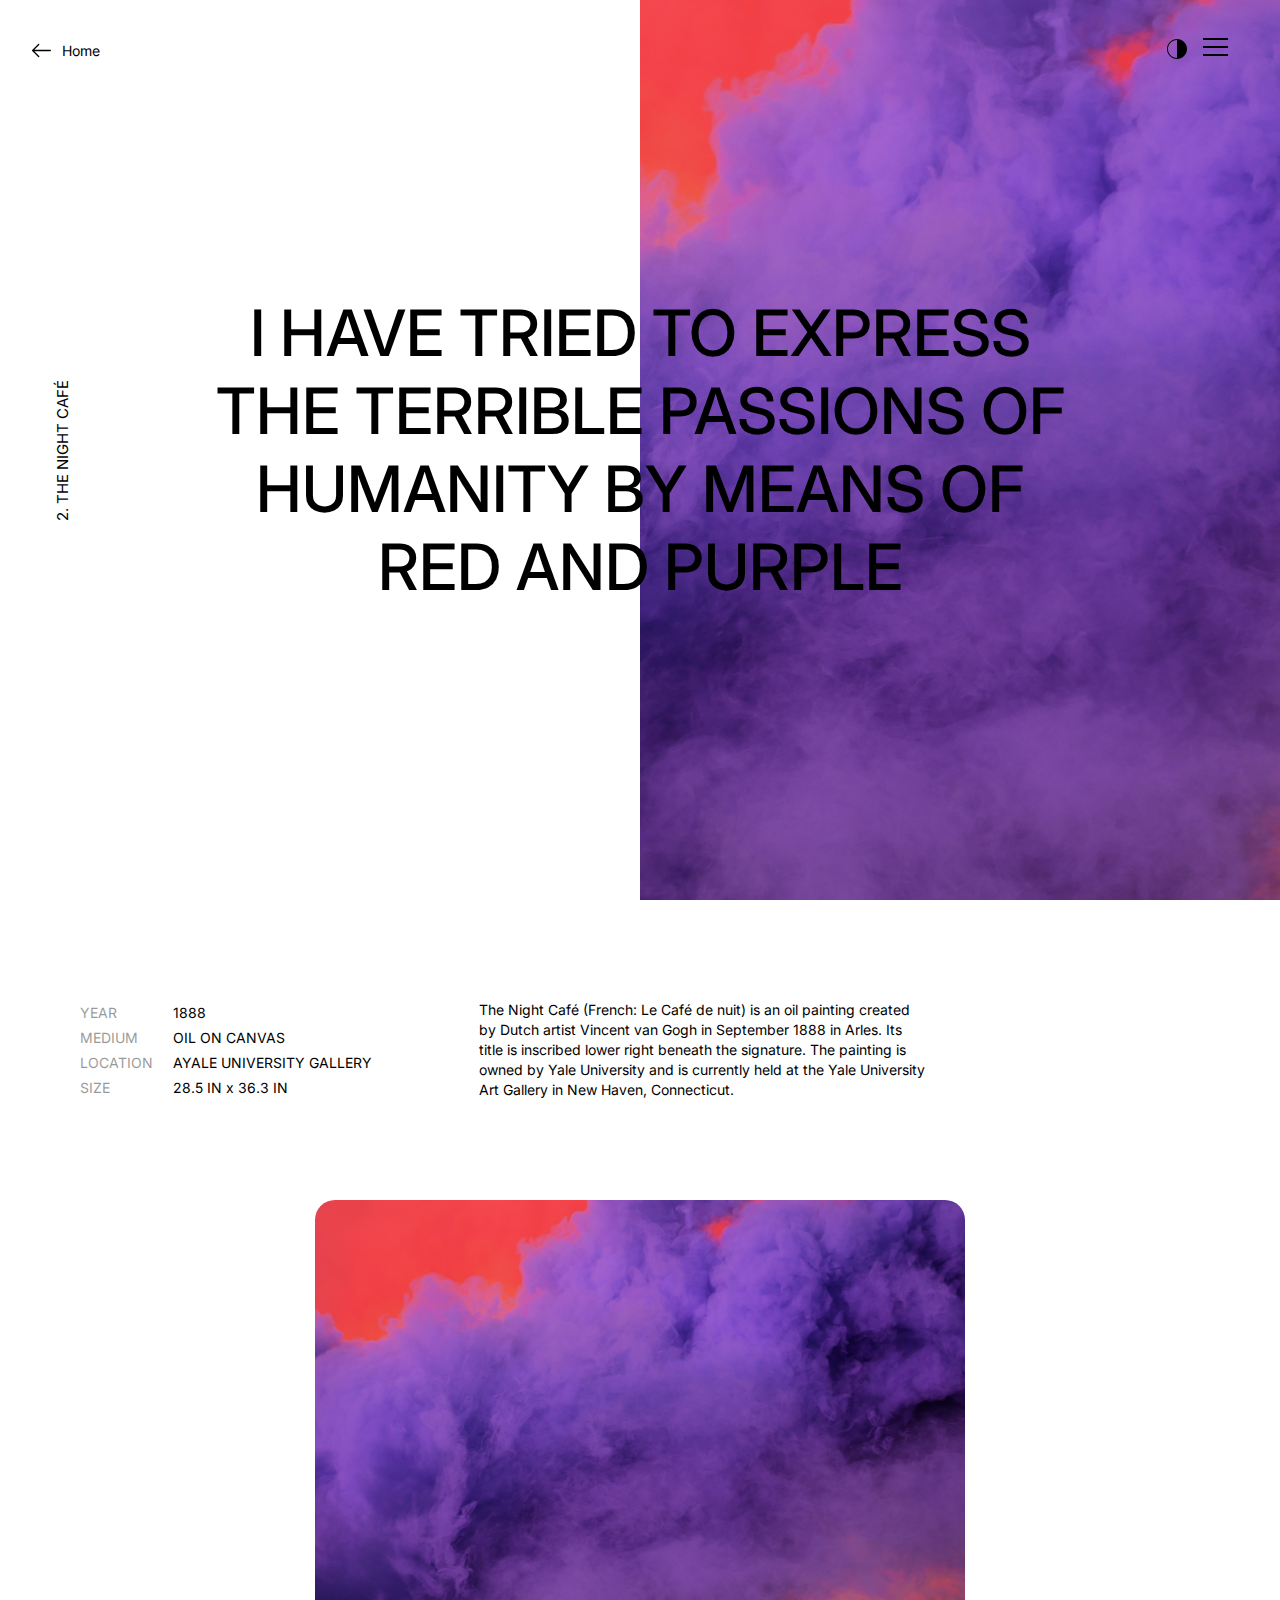
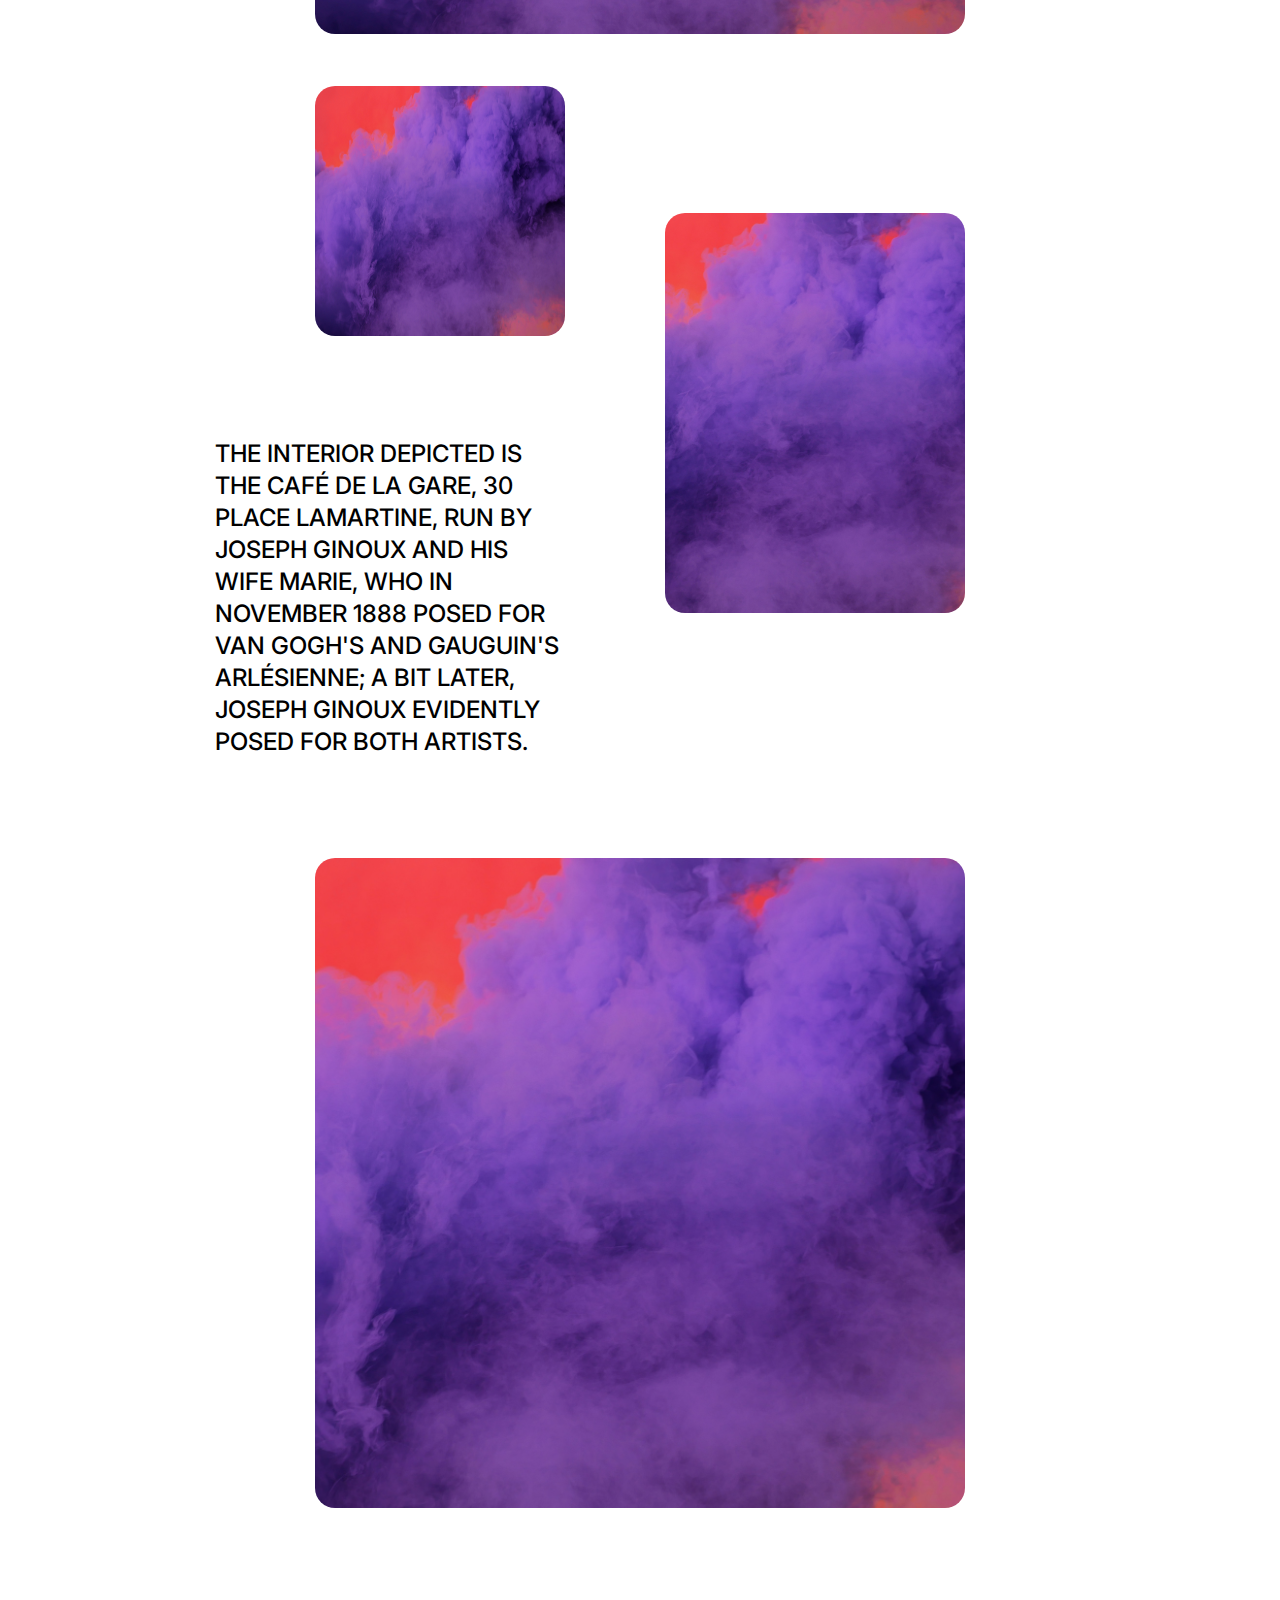
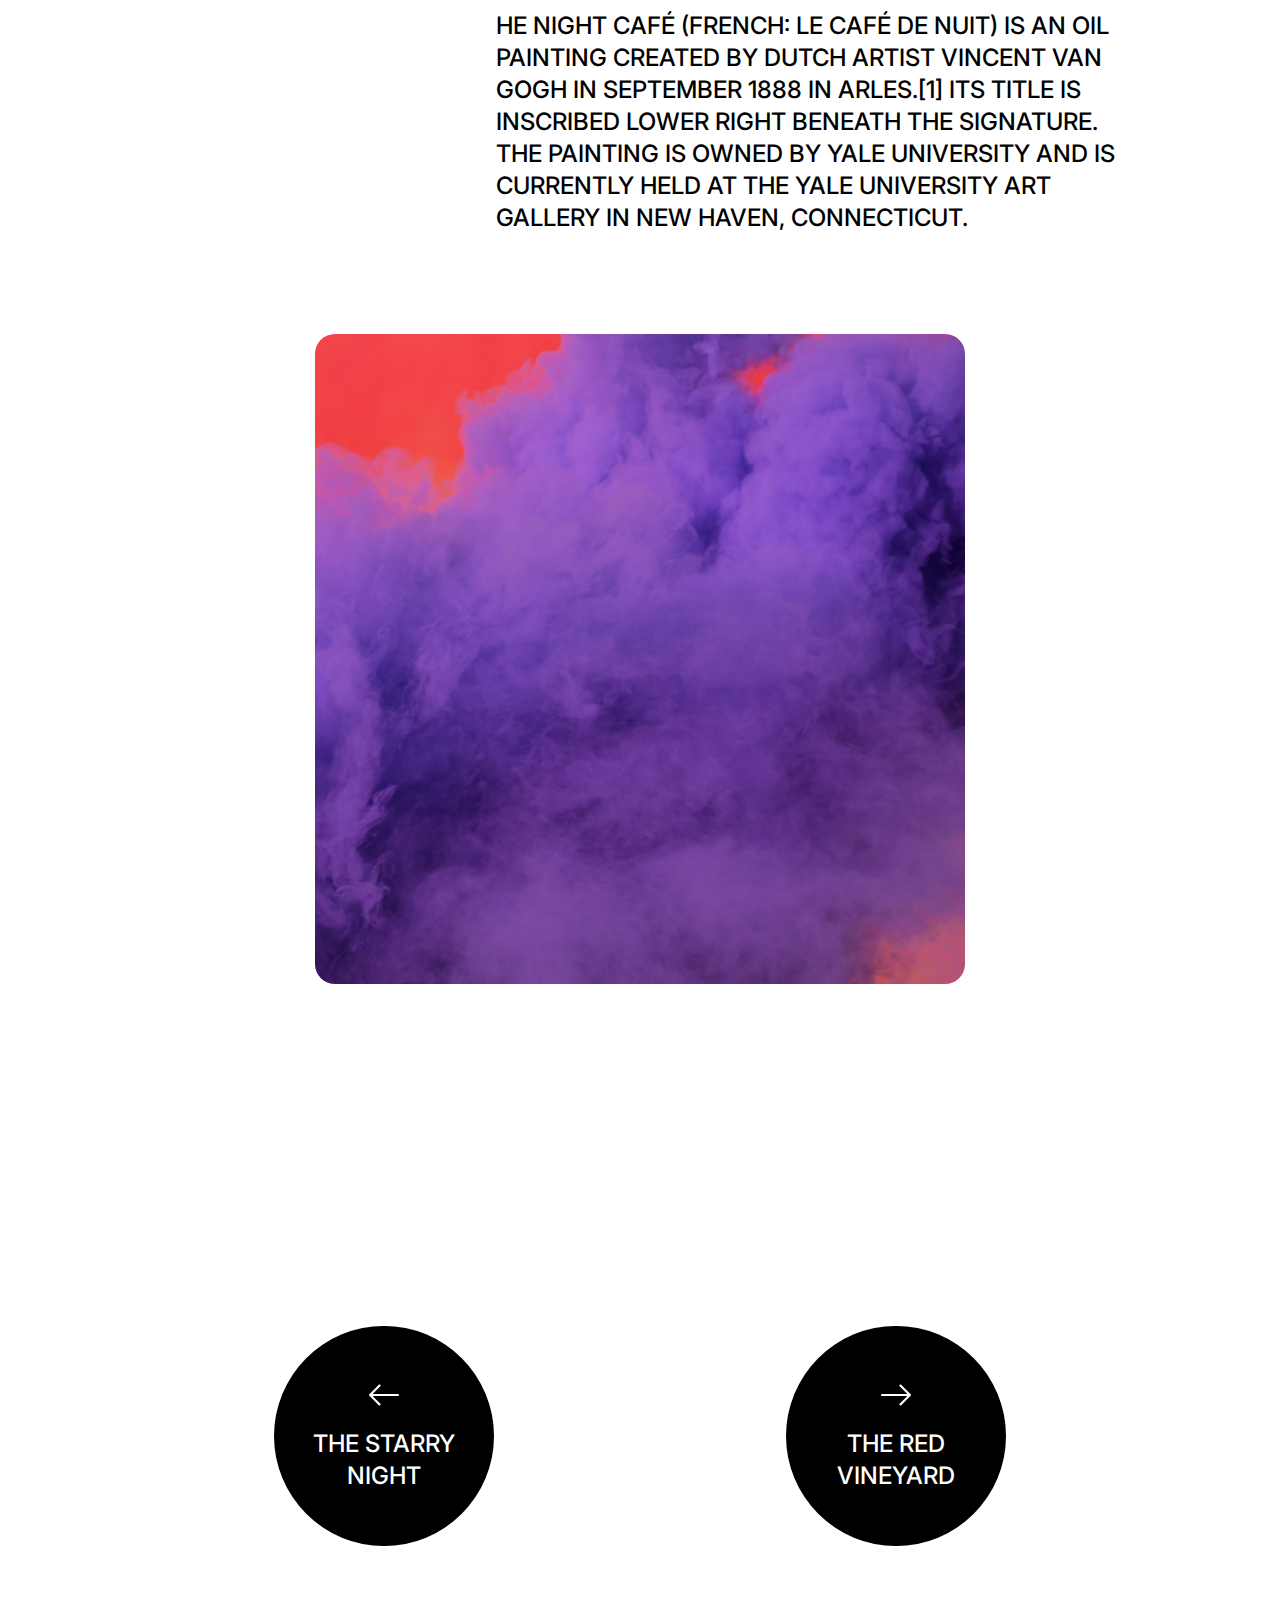
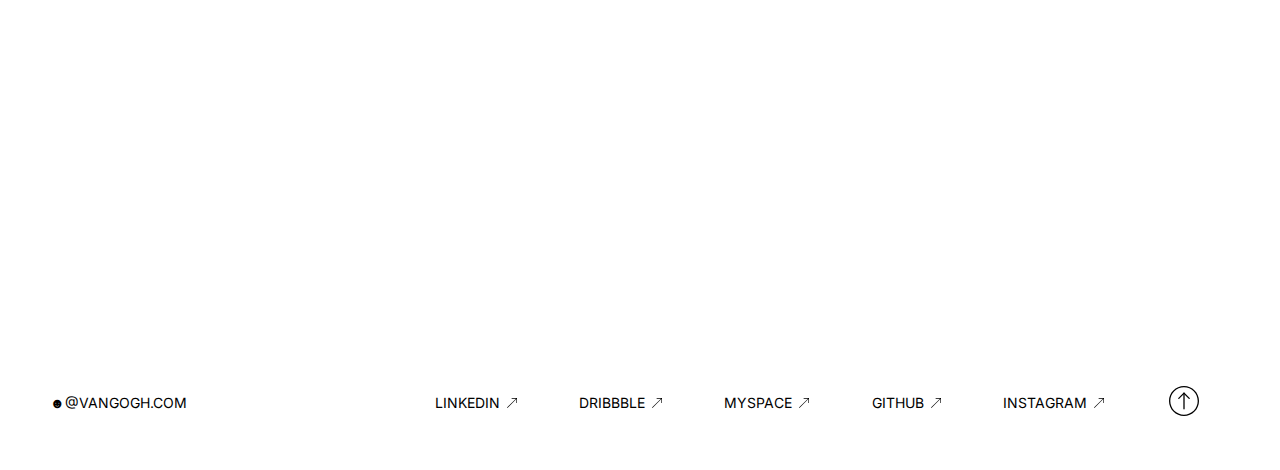
<file: index.html>
<!DOCTYPE html>
<html lang="en">
<head>
    <meta charset="UTF-8">
    <meta http-equiv="X-UA-Compatible" content="IE=edge">
    <meta name="viewport" content="width=device-width, initial-scale=1.0">
    <title>The Night Café | Grama.cc</title>

    <link rel="stylesheet" href="/css/main.css">
    <link rel="preconnect" href="https://fonts.gstatic.com">
    <link href="https://fonts.googleapis.com/css2?family=Inter:wght@400;500&display=swap" rel="stylesheet">
</head>
<body>
    <section class="hero" id="hero">
        <header class="header">
            <a href="guide.html" class="home">
                <img id="first-image" src="/images/left-arrow-black.svg" alt="arrow-left">
                <img id="second-image" src="/images/left-arrow-white.svg" alt="arrow-left">
                <p>Home</p>
            </a>
            <div class="right">
                <button class="mode">
                    <img src="/images/dark-light.svg" alt="dark-light">
                </button>
                <div class="menu-section">
                    <div class="menu-toggle">
                        <div class="one"></div>
                        <div class="two"></div>
                        <div class="three"></div>
                    </div>
                    <nav>
                        <ul>
                            <li>
                                <a href="guide.html">Home</a>
                            </li>
                            <li>
                                <a href="#">About us</a>
                            </li>
                            <li>
                                <a href="#">Contact</a>
                            </li>
                        </ul>
                    </nav>
                </div>
            </div>
        </header>
        <div id="container-image">
            <img src="/images/The_Night.jpg" alt="image-background">
        </div>
        <div class="little-title">
            <p>2. THE NIGHT CAFÉ</p>
        </div>
        <div class="title">
            <h1>
                I HAVE TRIED TO EXPRESS <br>
                THE TERRIBLE PASSIONS OF <br>
                HUMANITY BY MEANS OF <br>
                RED AND PURPLE
            </h1>
        </div>
    </section>
    <main class="main">
        <div class="container-description">
            <div class="datas">
                <div class="props">
                    <label>YEAR</label>
                    <label>MEDIUM</label>
                    <label>LOCATION</label>
                    <label>SIZE</label>
                </div>
                <div class="values">
                    <p>1888</p>
                    <p>OIL ON CANVAS</p>
                    <p>AYALE UNIVERSITY GALLERY</p>
                    <p>28.5 IN x 36.3 IN</p>
                </div>
            </div>
            <div class="description">
                <p>
                    The Night Café (French: Le Café de nuit) is an oil painting created 
                    by Dutch artist Vincent van Gogh in September 1888 in Arles. Its 
                    title is inscribed lower right beneath the signature. The painting is 
                    owned by Yale University and is currently held at the Yale 
                    University Art Gallery in New Haven, Connecticut.
                </p>
            </div>
        </div>
        <div class="content">
            <div class="container-content">
                <div class="first-image">
                    <img src="/images/The_Night.jpg" alt="Image">
                </div>
                <div class="second-image">
                    <img src="/images/The_Night.jpg" alt="Image">
                </div>
                <div class="third-image">
                    <img src="/images/The_Night.jpg" alt="Image">
                </div>
                <div class="first-text">
                    <p>
                        THE INTERIOR DEPICTED IS <br>
                        THE CAFÉ DE LA GARE, 30 <br>
                        PLACE LAMARTINE, RUN BY <br>
                        JOSEPH GINOUX AND HIS <br>
                        WIFE MARIE, WHO IN <br>
                        NOVEMBER 1888 POSED FOR <br>
                        VAN GOGH'S AND GAUGUIN'S <br>
                        ARLÉSIENNE; A BIT LATER, <br>
                        JOSEPH GINOUX EVIDENTLY <br>
                        POSED FOR BOTH ARTISTS.
                    </p>
                </div>
                <div class="fourth-image">
                    <img src="/images/The_Night.jpg" alt="Image">
                </div>
                <div class="second-text">
                    <p>
                        HE NIGHT CAFÉ (FRENCH: LE CAFÉ DE NUIT) IS AN OIL <br>
                        PAINTING CREATED BY DUTCH ARTIST VINCENT VAN <br>
                        GOGH IN SEPTEMBER 1888 IN ARLES.[1] ITS TITLE IS <br>
                        INSCRIBED LOWER RIGHT BENEATH THE SIGNATURE. <br>
                        THE PAINTING IS OWNED BY YALE UNIVERSITY AND IS <br>
                        CURRENTLY HELD AT THE YALE UNIVERSITY ART <br>
                        GALLERY IN NEW HAVEN, CONNECTICUT.
                    </p>
                </div>
                <div class="fifth-image">
                    <img src="/images/The_Night.jpg" alt="Image">
                </div>
            </div>
            <div class="container-buttons">
                <div class="button-left">
                    <button>
                        <img src="/images/left-arrow-white.svg" alt="Arrow left">
                        <p>
                            THE STARRY <br>
                            NIGHT
                        </p>
                    </button>
                </div>
                <div class="button-right">
                    <button>
                        <img src="/images/right-arrow-white.svg" alt="Arrow right">
                        <p>
                            THE RED <br>
                            VINEYARD
                        </p>
                    </button>
                </div>
            </div>
        </div>
    </main>
    <footer>
        <div class="vangogh">
            <a target="_blank" href="https://www.vangoghmuseum.nl/en">
                ☻@vangogh.com
            </a>
        </div>
        <div class="links">
            <a target="_blank" href="https://www.linkedin.com/">
                LINKEDIN <img src="/images/arrow-diagonal.svg" alt="Arrow diagonal">
            </a>
            <a target="_blank" href="https://dribbble.com/">
                DRIBBBLE <img src="/images/arrow-diagonal.svg" alt="Arrow diagonal">
            </a>
            <a target="_blank" href="https://myspace.com/">
                MYSPACE <img src="/images/arrow-diagonal.svg" alt="Arrow diagonal">
            </a>
            <a target="_blank" href="https://github.com">
                GITHUB <img src="/images/arrow-diagonal.svg" alt="Arrow diagonal">
            </a>
            <a target="_blank" href="https://instagram.com">
                INSTAGRAM <img src="/images/arrow-diagonal.svg" alt="Arrow diagonal">
            </a>
            <a href="#hero">
                <img src="/images/up-arrow.svg" alt="Arrow up">
            </a>
        </div>
    </footer>
    
    <script src="/scripts/scripts.js"></script>
</body>
</html>
</file>
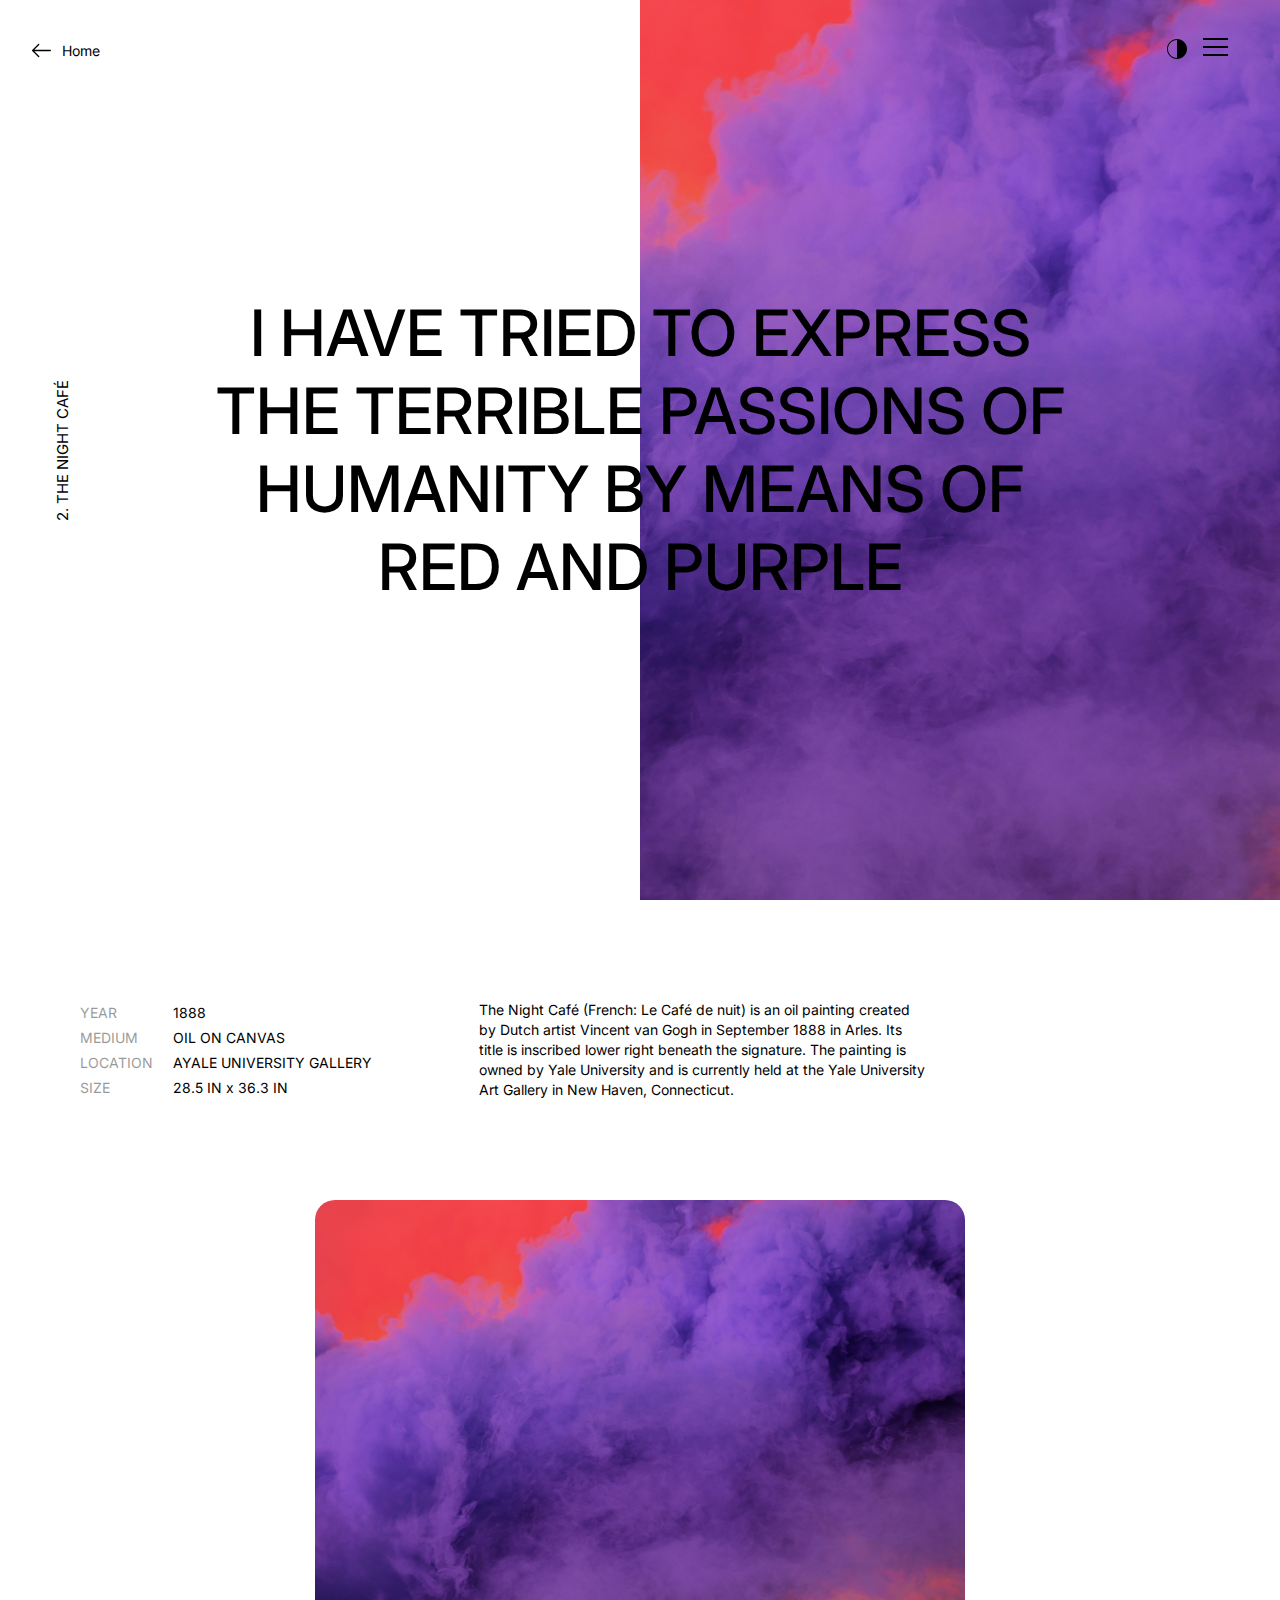
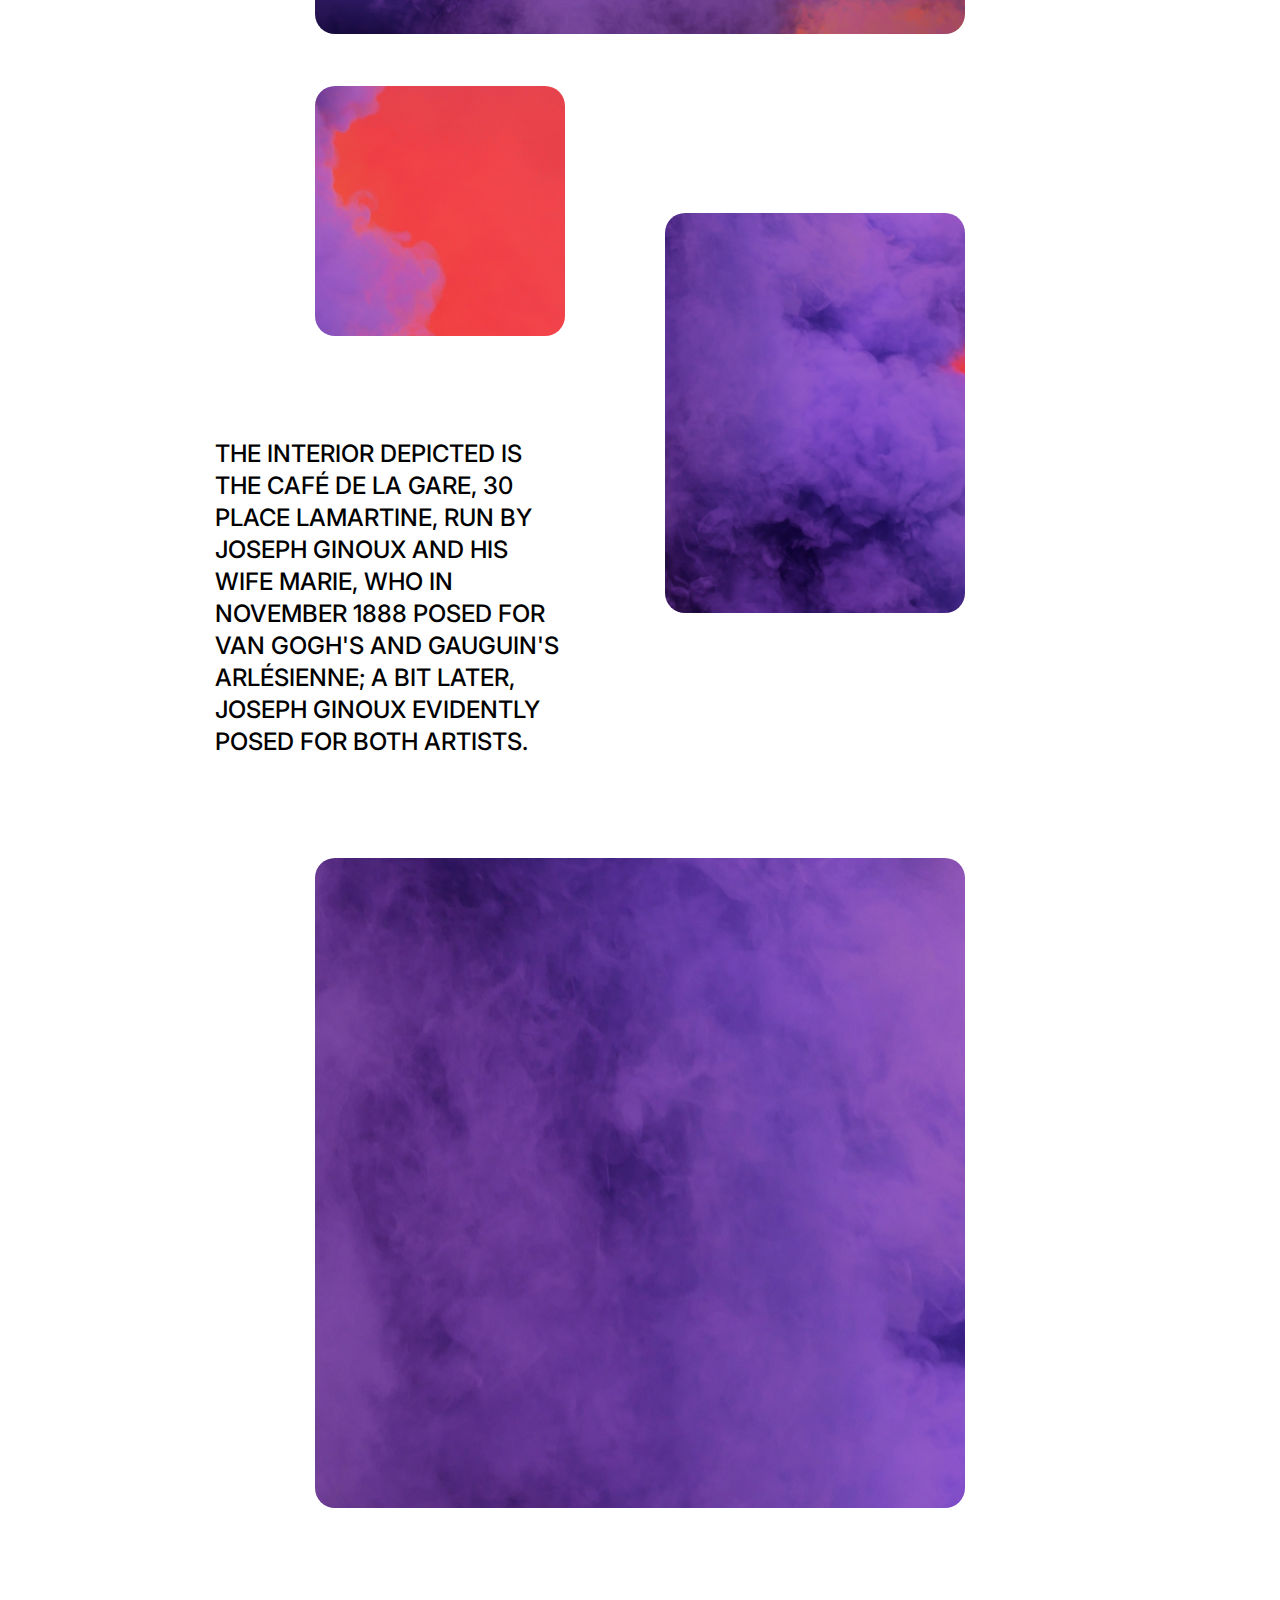
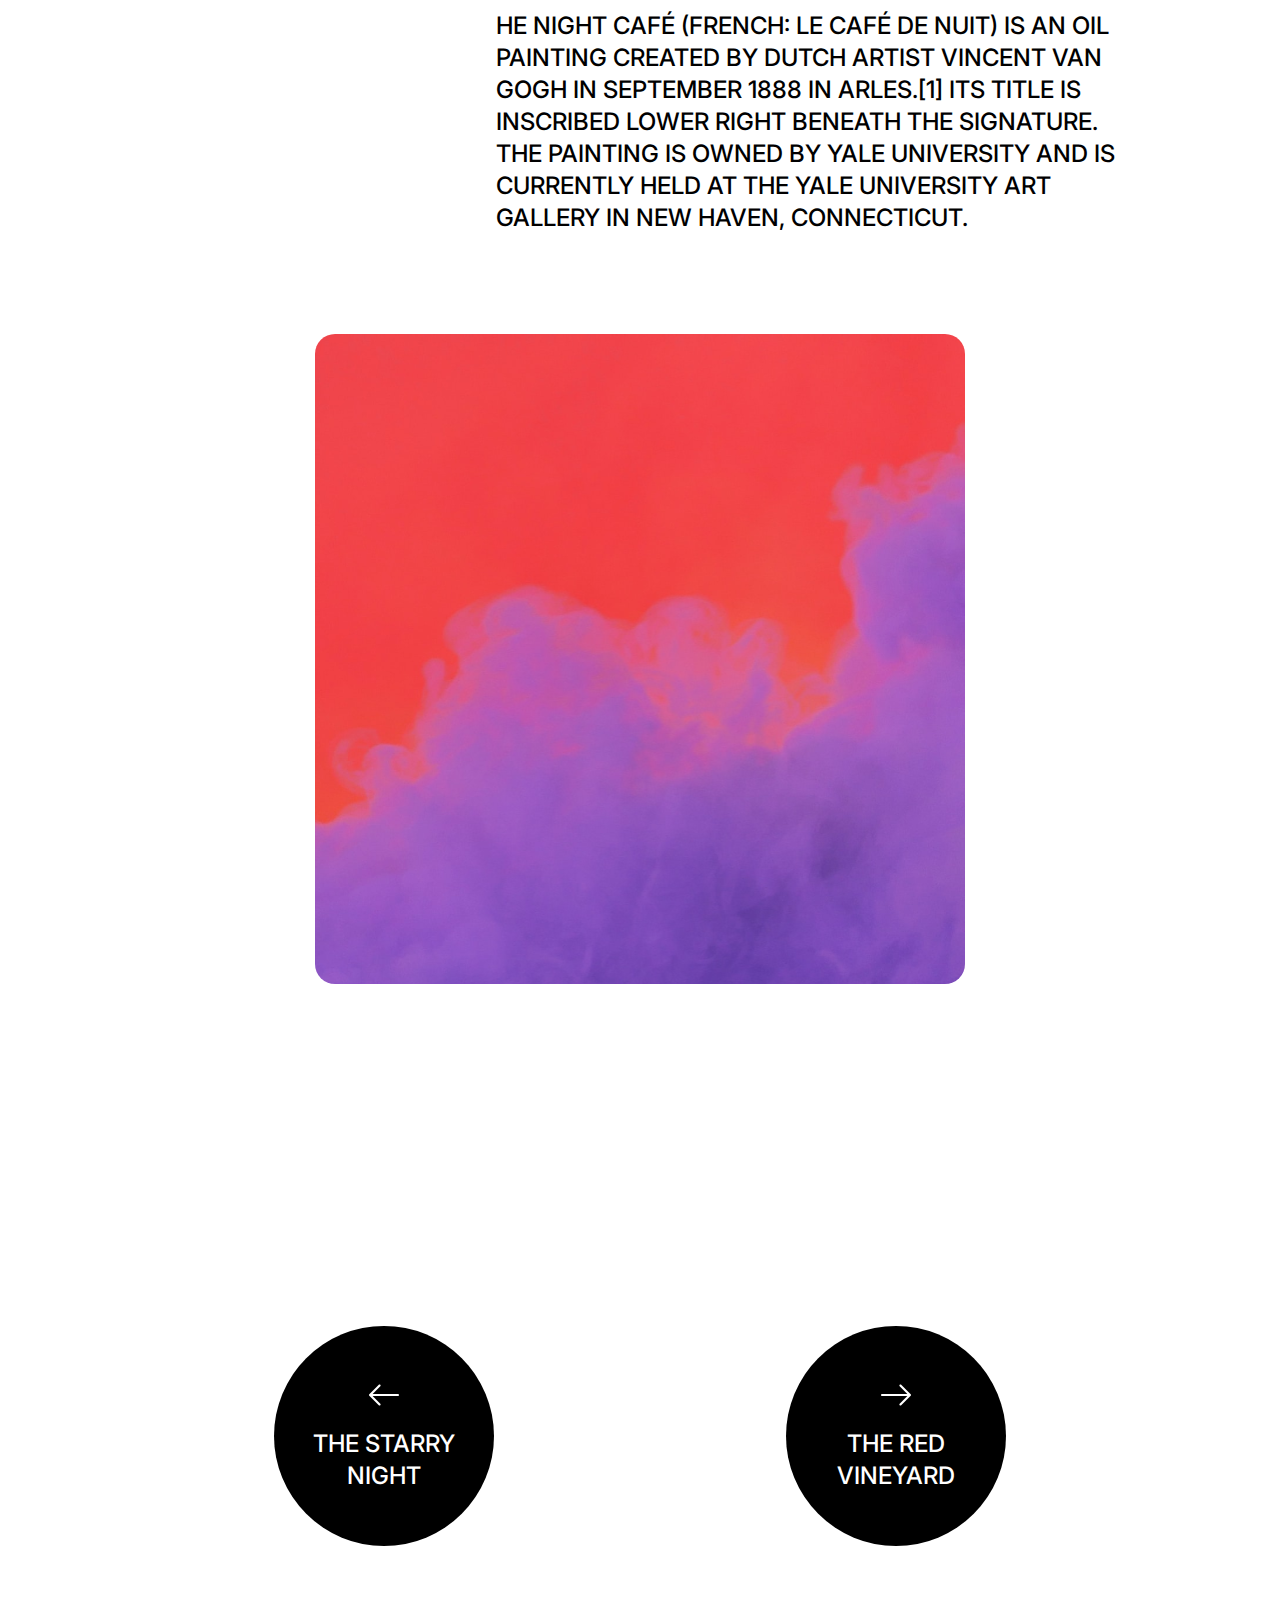
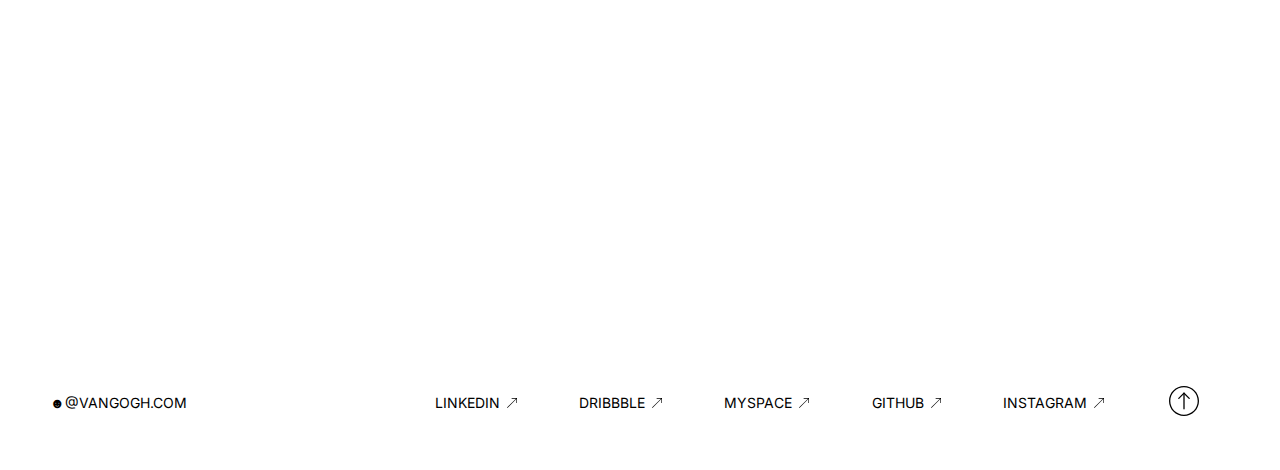
<file: pages/index.html>
<!DOCTYPE html>
<html lang="en">
<head>
    <meta charset="UTF-8">
    <meta http-equiv="X-UA-Compatible" content="IE=edge">
    <meta name="viewport" content="width=device-width, initial-scale=1.0">
    <title>The Night Café | Grama.cc</title>

    <link rel="stylesheet" href="/css/main.css">
    <link rel="preconnect" href="https://fonts.gstatic.com">
    <link href="https://fonts.googleapis.com/css2?family=Inter:wght@400;500&display=swap" rel="stylesheet">
</head>
<body>
    <section class="hero" id="hero">
        <header class="header">
            <a href="/pages/guide.html" class="home">
                <img id="first-image" src="/images/left-arrow-black.svg" alt="arrow-left">
                <img id="second-image" src="/images/left-arrow-white.svg" alt="arrow-left">
                <p>Home</p>
            </a>
            <div class="right">
                <button class="mode">
                    <img src="/images/dark-light.svg" alt="dark-light">
                </button>
                <div class="menu-section">
                    <div class="menu-toggle">
                        <div class="one"></div>
                        <div class="two"></div>
                        <div class="three"></div>
                    </div>
                    <nav>
                        <ul>
                            <li>
                                <a href="guide.html">Home</a>
                            </li>
                            <li>
                                <a href="#">About us</a>
                            </li>
                            <li>
                                <a href="#">Contact</a>
                            </li>
                        </ul>
                    </nav>
                </div>
            </div>
        </header>
        <div id="container-image">
            <img src="/images/The_Night.jpg" alt="image-background">
        </div>
        <div class="little-title">
            <p>2. THE NIGHT CAFÉ</p>
        </div>
        <div class="title">
            <h1>
                I HAVE TRIED TO EXPRESS <br>
                THE TERRIBLE PASSIONS OF <br>
                HUMANITY BY MEANS OF <br>
                RED AND PURPLE
            </h1>
        </div>
    </section>
    <main class="main">
        <div class="container-description">
            <div class="datas">
                <div class="props">
                    <label>YEAR</label>
                    <label>MEDIUM</label>
                    <label>LOCATION</label>
                    <label>SIZE</label>
                </div>
                <div class="values">
                    <p>1888</p>
                    <p>OIL ON CANVAS</p>
                    <p>AYALE UNIVERSITY GALLERY</p>
                    <p>28.5 IN x 36.3 IN</p>
                </div>
            </div>
            <div class="description">
                <p>
                    The Night Café (French: Le Café de nuit) is an oil painting created 
                    by Dutch artist Vincent van Gogh in September 1888 in Arles. Its 
                    title is inscribed lower right beneath the signature. The painting is 
                    owned by Yale University and is currently held at the Yale 
                    University Art Gallery in New Haven, Connecticut.
                </p>
            </div>
        </div>
        <div class="content">
            <div class="container-content">
                <div class="first-image">
                    <img src="/images/The_Night.jpg" alt="Image">
                </div>
                <div class="second-image">
                    <img src="/images/image-second.svg" alt="Image">
                </div>
                <div class="third-image">
                    <img src="/images/image-third.svg" alt="Image">
                </div>
                <div class="first-text">
                    <p>
                        THE INTERIOR DEPICTED IS <br>
                        THE CAFÉ DE LA GARE, 30 <br>
                        PLACE LAMARTINE, RUN BY <br>
                        JOSEPH GINOUX AND HIS <br>
                        WIFE MARIE, WHO IN <br>
                        NOVEMBER 1888 POSED FOR <br>
                        VAN GOGH'S AND GAUGUIN'S <br>
                        ARLÉSIENNE; A BIT LATER, <br>
                        JOSEPH GINOUX EVIDENTLY <br>
                        POSED FOR BOTH ARTISTS.
                    </p>
                </div>
                <div class="fourth-image">
                    <img src="/images/image-fourth.svg" alt="Image">
                </div>
                <div class="second-text">
                    <p>
                        HE NIGHT CAFÉ (FRENCH: LE CAFÉ DE NUIT) IS AN OIL <br>
                        PAINTING CREATED BY DUTCH ARTIST VINCENT VAN <br>
                        GOGH IN SEPTEMBER 1888 IN ARLES.[1] ITS TITLE IS <br>
                        INSCRIBED LOWER RIGHT BENEATH THE SIGNATURE. <br>
                        THE PAINTING IS OWNED BY YALE UNIVERSITY AND IS <br>
                        CURRENTLY HELD AT THE YALE UNIVERSITY ART <br>
                        GALLERY IN NEW HAVEN, CONNECTICUT.
                    </p>
                </div>
                <div class="fifth-image">
                    <img src="/images/image-fifth.svg" alt="Image">
                </div>
            </div>
            <div class="container-buttons">
                <div class="button-left">
                    <button>
                        <img src="/images/left-arrow-white.svg" alt="Arrow left">
                        <p>
                            THE STARRY <br>
                            NIGHT
                        </p>
                    </button>
                </div>
                <div class="button-right">
                    <button>
                        <img src="/images/right-arrow-white.svg" alt="Arrow right">
                        <p>
                            THE RED <br>
                            VINEYARD
                        </p>
                    </button>
                </div>
            </div>
        </div>
    </main>
    <footer>
        <div class="vangogh">
            <a target="_blank" href="https://www.vangoghmuseum.nl/en">
                ☻@vangogh.com
            </a>
        </div>
        <div class="links">
            <a target="_blank" href="https://www.linkedin.com/">
                LINKEDIN <img src="/images/arrow-diagonal.svg" alt="Arrow diagonal">
            </a>
            <a target="_blank" href="https://dribbble.com/">
                DRIBBBLE <img src="/images/arrow-diagonal.svg" alt="Arrow diagonal">
            </a>
            <a target="_blank" href="https://myspace.com/">
                MYSPACE <img src="/images/arrow-diagonal.svg" alt="Arrow diagonal">
            </a>
            <a target="_blank" href="https://github.com">
                GITHUB <img src="/images/arrow-diagonal.svg" alt="Arrow diagonal">
            </a>
            <a target="_blank" href="https://instagram.com">
                INSTAGRAM <img src="/images/arrow-diagonal.svg" alt="Arrow diagonal">
            </a>
            <a href="#hero">
                <img src="/images/up-arrow.svg" alt="Arrow up">
            </a>
        </div>
    </footer>
    
    <script src="/scripts/scripts.js"></script>
</body>
</html>
</file>
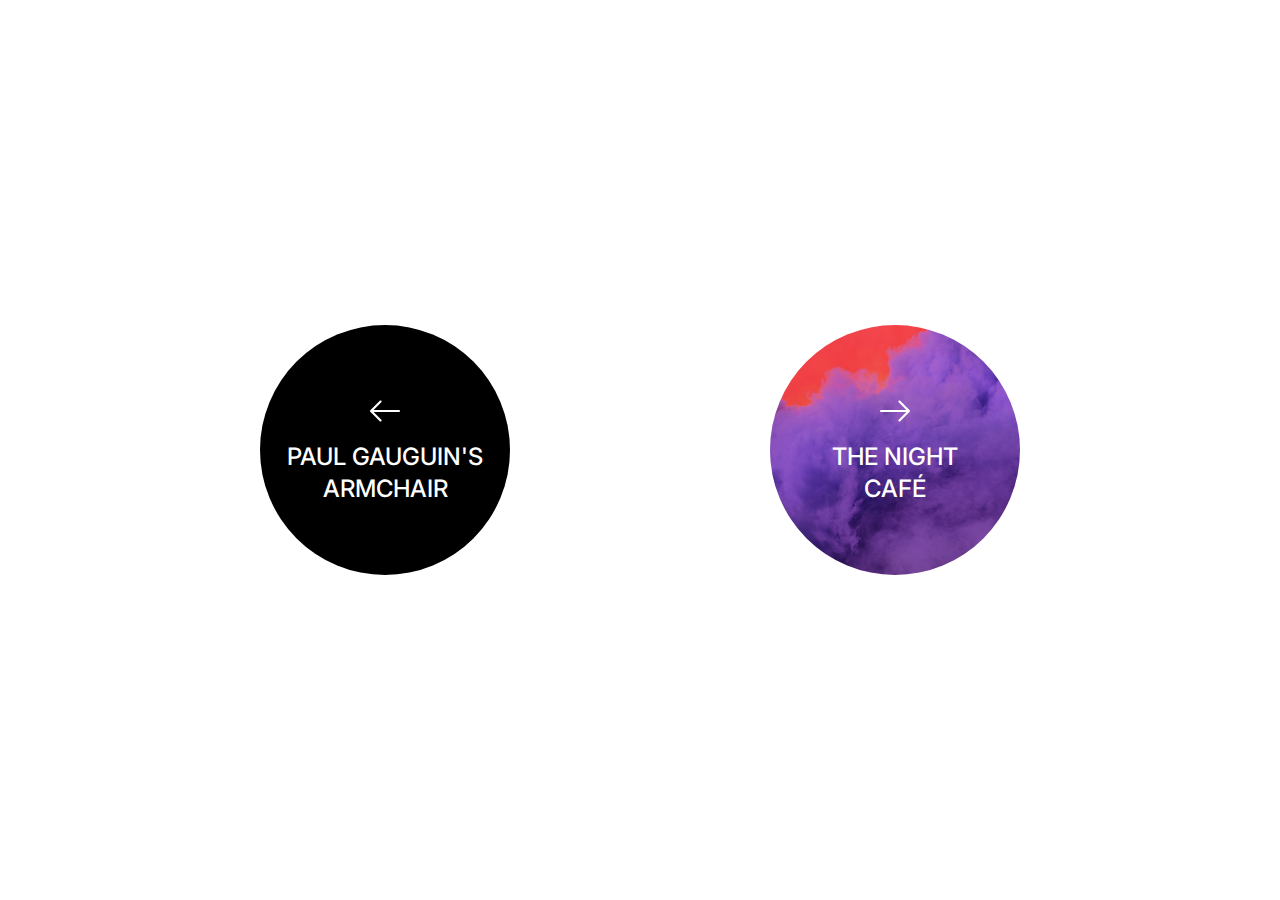
<file: guide.html>
<!DOCTYPE html>
<html lang="en">
<head>
    <meta charset="UTF-8">
    <meta http-equiv="X-UA-Compatible" content="IE=edge">
    <meta name="viewport" content="width=device-width, initial-scale=1.0">
    <title>Guide | Grama.cc</title>

    <link rel="stylesheet" href="/css/main.css">
    <link rel="preconnect" href="https://fonts.gstatic.com">
    <link href="https://fonts.googleapis.com/css2?family=Inter:wght@400;500&display=swap" rel="stylesheet">
</head>
<body>
    <section id="buttons-guide">
        <div class="button-left">
            <a>
                <img src="/images/left-arrow-white.svg" alt="Arrow left">
                <p>
                    PAUL GAUGUIN'S <br>
                    ARMCHAIR
                </p>
            </a>
        </div>
        <div class="button-right">
            <a href="index.html">
                <img src="/images/right-arrow-white.svg" alt="Arrow right">
                <p>
                    THE NIGHT <br>
                    CAFÉ
                </p>
            </a>
        </div>
    </section>
</body>
</html>
</file>
<file: css/main.css>
@charset "UTF-8";
/* Olá avaliadores!
Gostaria de dizer que fiquei muito feliz e estou confiante com o processo.
Estou bem feliz com meu resultado e tentei por o máximo de aprendizado que tenho nesse projeto.
Gostei MUITO da filosofia de vocês, espero fazer parte da equipe!
Obrigado desde já!

Sobre o código:
Comecei tem pouco tempo com o sass e não consegui dividir o css em arquivos.
Para não atrasar meu projeto e entregar dentro do prazo, não pesquisei sobre, 
mas após a entrega irei aprender esse mecanismo para agregar em meu aprendizado e quem sabe usar junto a empresa.
*/
* {
  padding: 0;
  margin: 0;
  box-sizing: border-box;
  font-family: "Inter", sans-serif;
  text-decoration: none;
  list-style: none;
}

.display, body .hero .header .home {
  display: flex;
  align-items: center;
  justify-content: center;
}

.button, body .main .content .container-buttons .button-right button, body .main .content .container-buttons .button-left button {
  background: transparent;
  border: none;
  cursor: pointer;
  outline: none;
}

html {
  font-size: 62.5%;
}

body .hero {
  display: flex;
  flex-direction: column;
  height: 100vh;
  width: 100%;
}
body .hero #container-image {
  height: 100vh;
  display: flex;
  justify-content: flex-end;
}
body .hero #container-image img {
  height: 100vh;
  width: 50%;
  object-fit: cover;
}
body .hero .header {
  display: flex;
  align-items: center;
  justify-content: space-between;
  padding: 3.2rem;
  width: 100%;
  position: absolute;
  z-index: 20;
}
body .hero .header button {
  background: transparent;
  border: none;
  outline: none;
  cursor: pointer;
}
body .hero .header .home {
  transition: 0.5s;
}
body .hero .header .home p {
  font-size: 1.4rem;
  text-align: center;
  color: #000;
}
body .hero .header .home img {
  margin-right: 1.1rem;
  width: 1.9rem;
}
body .hero .header .home #second-image {
  display: none;
}
body .hero .header .home:hover {
  cursor: pointer;
  opacity: 50%;
}
body .hero .header .right {
  display: flex;
  align-items: center;
}
body .hero .header .right .mode {
  margin-right: 1.6rem;
}
body .hero .header .right .mode img {
  width: 2rem;
}
body .hero .header .right nav {
  display: none;
}
body .hero .header .right .menu-section {
  transition: 0.5s;
}
body .hero .header .right .menu-section .menu-toggle {
  height: 30px;
  width: 25px;
  margin-top: 0.3rem;
  margin-right: 20px;
  transition: 0.5s;
}
body .hero .header .right .menu-section .menu-toggle .one, body .hero .header .right .menu-section .menu-toggle .two, body .hero .header .right .menu-section .menu-toggle .three {
  background-color: #000;
  height: 2px;
  width: 100%;
  margin: 6px auto;
  transition: 0.5s;
}
body .hero .header .right .menu-section .menu-toggle:hover {
  cursor: pointer;
  opacity: 50%;
}
body .hero .header .right .menu-section.on {
  position: absolute;
  top: 0;
  left: 0;
  height: 100vh;
  width: 100%;
  background: url("/images/The_Night.jpg") no-repeat center;
  z-index: 10;
}
body .hero .header .right .menu-section.on nav {
  display: flex;
  align-items: center;
  justify-content: center;
  height: 100%;
}
body .hero .header .right .menu-section.on nav ul {
  display: block;
  text-align: center;
}
body .hero .header .right .menu-section.on nav ul li {
  transition: 0.5s;
}
body .hero .header .right .menu-section.on nav ul li:hover {
  opacity: 30%;
}
body .hero .header .right .menu-section.on nav ul li:not(:last-of-type) {
  margin-bottom: 30%;
}
body .hero .header .right .menu-section.on nav ul a {
  color: #FFF;
  font-size: 3.2rem;
  line-height: 4.4rem;
  transition: 0.5s;
  display: block;
}
body .hero .header .right .menu-section.on .menu-toggle {
  position: absolute;
  right: 3%;
  top: 5%;
}
body .hero .header .right .menu-section.on .menu-toggle .one {
  transform: rotate(45deg) translate(7px, 7px);
}
body .hero .header .right .menu-section.on .menu-toggle .two {
  opacity: 0;
}
body .hero .header .right .menu-section.on .menu-toggle .three {
  transform: rotate(-45deg) translate(4px, -4px);
}
body .hero .little-title {
  padding-left: 3.2rem;
  width: 100%;
  height: 100vh;
  display: flex;
  align-items: center;
  position: absolute;
}
body .hero .little-title p {
  font-size: 1.5rem;
  height: 10rem;
  float: left;
  text-align: center;
  text-transform: uppercase;
  transform: rotate(-90deg);
}
body .hero .title {
  height: 100vh;
  width: 100%;
  display: flex;
  align-items: center;
  justify-content: center;
  position: absolute;
}
body .hero .title h1 {
  font-size: 6.4rem;
  line-height: 7.8rem;
  text-align: center;
  text-transform: uppercase;
  font-weight: 500;
  font-family: "Inter", sans-serif;
}
body .main {
  margin-top: 10rem;
  margin-bottom: 10rem;
  width: 100%;
}
body .main .container-description {
  display: flex;
  align-items: center;
  padding: 0 8rem 0 8rem;
}
body .main .container-description .datas {
  display: flex;
  justify-content: space-between;
}
body .main .container-description .datas .props {
  display: flex;
  flex-direction: column;
  text-align: left;
}
body .main .container-description .datas .props label {
  font-size: 1.4rem;
  line-height: 1.8rem;
  opacity: 40%;
}
body .main .container-description .datas .props label:not(:first-of-type) {
  margin-top: 0.7rem;
}
body .main .container-description .datas .values {
  margin-left: 2rem;
}
body .main .container-description .datas .values p {
  font-size: 1.4rem;
  line-height: 1.8rem;
  width: 25.6rem;
}
body .main .container-description .datas .values p:not(:first-of-type) {
  margin-top: 0.7rem;
}
body .main .container-description .description {
  display: flex;
  justify-content: start;
  height: 10rem;
  width: 50rem;
  padding-left: 5rem;
}
body .main .container-description .description p {
  font-size: 1.4rem;
  line-height: 2rem;
}
body .main .content {
  display: flex;
  align-items: center;
  flex-direction: column;
}
body .main .content .container-content .first-image {
  margin-top: 10rem;
}
body .main .content .container-content .first-image img {
  max-width: 65rem;
  border-radius: 2rem;
}
body .main .content .container-content .second-image {
  margin-top: 5rem;
}
body .main .content .container-content .second-image img {
  height: 25rem;
  width: 25rem;
  border-radius: 2rem;
}
body .main .content .container-content .third-image {
  margin-top: -12.5rem;
  float: right;
}
body .main .content .container-content .third-image img {
  height: 40rem;
  width: 30rem;
  border-radius: 2rem;
  object-fit: cover;
}
body .main .content .container-content .first-text {
  margin-top: 10rem;
  margin-left: -10rem;
  width: 35rem;
}
body .main .content .container-content .first-text p {
  font-weight: 500;
  font-size: 2.4rem;
  line-height: 3.2rem;
}
body .main .content .container-content .fourth-image {
  margin-top: 10rem;
}
body .main .content .container-content .fourth-image img {
  height: 65rem;
  width: 65rem;
  border-radius: 2rem;
  object-fit: cover;
}
body .main .content .container-content .second-text {
  margin-top: 10rem;
  margin-bottom: 10rem;
  margin-right: -15rem;
  float: right;
}
body .main .content .container-content .second-text p {
  font-weight: 500;
  font-size: 2.4rem;
  line-height: 3.2rem;
}
body .main .content .container-content .fifth-image img {
  height: 65rem;
  width: 65rem;
  border-radius: 2rem;
  object-fit: cover;
}
body .main .content .container-buttons {
  display: flex;
  align-items: center;
  justify-content: space-around;
  height: 100vh;
  width: 80%;
}
body .main .content .container-buttons .button-left {
  display: flex;
  align-items: center;
  justify-content: center;
  height: 22rem;
  width: 22rem;
  border-radius: 50%;
  background: #000;
  transition: 0.5s;
}
body .main .content .container-buttons .button-left button {
  background: transparent;
  border: none;
  outline: none;
  transition: 0.5s;
}
body .main .content .container-buttons .button-left button img {
  height: 3rem;
  margin-bottom: 1.5rem;
}
body .main .content .container-buttons .button-left button p {
  font-weight: 500;
  font-size: 2.4rem;
  line-height: 3.2rem;
  color: #FFF;
}
body .main .content .container-buttons .button-right {
  display: flex;
  flex-direction: column;
  justify-content: center;
  height: 22rem;
  width: 22rem;
  border-radius: 50%;
  background: #000;
  transition: 0.5s;
}
body .main .content .container-buttons .button-right button {
  background: transparent;
  border: none;
  outline: none;
}
body .main .content .container-buttons .button-right button img {
  margin-bottom: 1.5rem;
  height: 3rem;
}
body .main .content .container-buttons .button-right button p {
  font-weight: 500;
  font-size: 2.4rem;
  line-height: 3.2rem;
  color: #FFF;
}
body .main .content .container-buttons .button-left:hover, body .main .content .container-buttons .button-right:hover {
  opacity: 85%;
}
body footer {
  padding: 0 5rem 5rem 5rem;
  display: flex;
  align-items: center;
  justify-content: space-between;
}
body footer .links {
  display: flex;
  align-items: center;
  justify-content: space-around;
  width: 70%;
}
body footer .vangogh a, body footer .links a {
  color: #000;
  font-size: 1.4rem;
  line-height: 1.8rem;
  text-transform: uppercase;
  text-decoration: none;
}
body footer .vangogh a img, body footer .links a img {
  height: 1rem;
  margin-left: 0.3rem;
}
body footer .links a:last-of-type img {
  height: 3rem;
}

/* GUIDE.HTML */
#buttons-guide {
  display: flex;
  align-items: center;
  justify-content: space-evenly;
  height: 100vh;
  width: 100%;
}
#buttons-guide .button-left {
  display: flex;
  align-items: center;
  justify-content: center;
  height: 25rem;
  width: 25rem;
  border-radius: 50%;
  background: #000;
  transition: 0.5s;
  cursor: pointer;
}
#buttons-guide .button-left a {
  display: flex;
  align-items: center;
  justify-content: center;
  flex-direction: column;
  text-align: center;
}
#buttons-guide .button-left a img {
  height: 3rem;
  margin-bottom: 1.5rem;
}
#buttons-guide .button-left a p {
  font-weight: 500;
  font-size: 24px;
  line-height: 32px;
  color: #FFF;
}
#buttons-guide .button-right {
  display: flex;
  align-items: center;
  justify-content: center;
  height: 25rem;
  width: 25rem;
  border-radius: 50%;
  background: url("/images/The_Night.jpg");
  background-size: cover;
  transition: 0.5s;
  cursor: pointer;
}
#buttons-guide .button-right a {
  display: flex;
  align-items: center;
  justify-content: center;
  flex-direction: column;
  text-align: center;
}
#buttons-guide .button-right a img {
  margin-bottom: 1.5rem;
  height: 3rem;
}
#buttons-guide .button-right a p {
  font-weight: 500;
  font-size: 24px;
  line-height: 32px;
  color: #FFF;
}
#buttons-guide .button-left:hover, #buttons-guide .button-right:hover {
  opacity: 90%;
}

/* MEDIAS QUERIES */
@media (max-width: 1400px) {
  .little-title {
    padding-left: 4rem;
  }
}
@media (max-width: 1070px) {
  body .hero .little-title p {
    font-size: 1.3rem;
    margin-left: 1rem;
  }
  body .hero .title h1 {
    font-size: 5.6rem;
    line-height: 7.2rem;
  }
  body .main .container-description .datas .props label {
    font-size: 1.3rem;
    line-height: 1.7rem;
  }
  body .main .container-description .datas .values p {
    font-size: 1.3rem;
    line-height: 1.7rem;
  }
  body .main .container-description .description p {
    font-size: 1.3rem;
    line-height: 1.8rem;
  }
  body .main .content .container-content .first-image img {
    max-width: 60rem;
  }
  body .main .content .container-content .second-image img {
    height: 22.5rem;
    width: 22.5rem;
    object-fit: cover;
  }
  body .main .content .container-content .third-image {
    margin-top: -11.25rem;
  }
  body .main .content .container-content .third-image img {
    height: 40rem;
    width: 25rem;
  }
  body .main .content .container-content .first-text {
    margin-top: 8rem;
    margin-left: -8rem;
    width: 30rem;
  }
  body .main .content .container-content .first-text p {
    font-size: 2rem;
    line-height: 2.8rem;
  }
  body .main .content .container-content .fourth-image {
    margin-top: 8rem;
  }
  body .main .content .container-content .fourth-image img {
    height: 60rem;
    width: 60rem;
  }
  body .main .content .container-content .second-text {
    margin-top: 8rem;
    margin-bottom: 8rem;
    margin-right: -10rem;
  }
  body .main .content .container-content .second-text p {
    font-weight: 500;
    font-size: 2rem;
    line-height: 2.8rem;
  }
  body .main .content .container-content .fifth-image img {
    height: 60rem;
    width: 60rem;
  }
  body .main .content .container-buttons {
    display: flex;
    align-items: center;
    justify-content: space-around;
    height: 80vh;
    padding: 0;
  }
  body .main .content .container-buttons .button-left {
    height: 20rem;
    width: 20rem;
  }
  body .main .content .container-buttons .button-left button img {
    height: 3rem;
    margin-bottom: 1.25rem;
  }
  body .main .content .container-buttons .button-left button p {
    font-size: 2rem;
    line-height: 2.8rem;
  }
  body .main .content .container-buttons .button-right {
    height: 20rem;
    width: 20rem;
  }
  body .main .content .container-buttons .button-right button img {
    height: 3rem;
    margin-bottom: 1.25rem;
  }
  body .main .content .container-buttons .button-right button p {
    font-size: 2rem;
    line-height: 2.8rem;
  }
  body .main .content .container-buttons .button-left:hover, body .main .content .container-buttons .button-right:hover {
    opacity: 85%;
  }
  body footer {
    padding: 0 4rem 4rem 4rem;
  }
  body footer .vangogh a, body footer .links a {
    font-size: 1.3rem;
    line-height: 1.5rem;
  }
  body footer .vangogh a img, body footer .links a img {
    height: 1rem;
  }
  body footer .links a:last-of-type img {
    height: 2.8rem;
  }

  body #buttons-guide {
    display: flex;
    align-items: center;
    justify-content: space-evenly;
  }
  body #buttons-guide .button-left {
    height: 20rem;
    width: 20rem;
  }
  body #buttons-guide .button-left a img {
    height: 3rem;
    margin-bottom: 1.25rem;
  }
  body #buttons-guide .button-left a p {
    font-size: 2rem;
    line-height: 2.8rem;
  }
  body #buttons-guide .button-right {
    height: 20rem;
    width: 20rem;
  }
  body #buttons-guide .button-right a img {
    height: 3rem;
    margin-bottom: 1.25rem;
  }
  body #buttons-guide .button-right a p {
    font-size: 2rem;
    line-height: 2.8rem;
  }
}
@media (max-width: 940px) {
  body .hero .little-title p {
    font-size: 1.2rem;
  }
  body .hero .title h1 {
    font-size: 4.8rem;
    line-height: 6.4rem;
  }
  body .main .container-description .datas .props label {
    font-size: 1.3rem;
    line-height: 1.7rem;
  }
  body .main .container-description .datas .values p {
    font-size: 1.3rem;
    line-height: 1.7rem;
  }
  body .main .container-description .description p {
    font-size: 1.3rem;
    line-height: 1.8rem;
  }
  body .main .content .container-content .first-image img {
    max-width: 55rem;
  }
  body .main .content .container-content .second-image img {
    height: 20rem;
    width: 20rem;
  }
  body .main .content .container-content .third-image {
    margin-top: -10rem;
    width: 25rem;
  }
  body .main .content .container-content .third-image img {
    height: 35rem;
    width: 25rem;
  }
  body .main .content .container-content .first-text {
    margin-top: 7rem;
    margin-left: -7rem;
    width: 30rem;
  }
  body .main .content .container-content .first-text p {
    font-size: 1.8rem;
    line-height: 2.6rem;
  }
  body .main .content .container-content .fourth-image {
    margin-top: 8rem;
  }
  body .main .content .container-content .fourth-image img {
    height: 55rem;
    width: 55rem;
  }
  body .main .content .container-content .second-text {
    margin-top: 7rem;
    margin-bottom: 7rem;
    margin-right: -8rem;
  }
  body .main .content .container-content .second-text p {
    font-size: 1.8rem;
    line-height: 2.6rem;
  }
  body .main .content .container-content .fifth-image img {
    height: 55rem;
    width: 55rem;
  }
  body .main .content .container-buttons {
    display: flex;
    align-items: center;
    justify-content: space-around;
    height: 70vh;
    padding: 0;
  }
  body .main .content .container-buttons .button-left {
    height: 18rem;
    width: 18rem;
  }
  body .main .content .container-buttons .button-left button img {
    height: 3rem;
    margin-bottom: 1.25rem;
  }
  body .main .content .container-buttons .button-left button p {
    font-size: 2rem;
    line-height: 2.8rem;
  }
  body .main .content .container-buttons .button-right {
    height: 18rem;
    width: 18rem;
  }
  body .main .content .container-buttons .button-right button img {
    height: 3rem;
    margin-bottom: 1.25rem;
  }
  body .main .content .container-buttons .button-right button p {
    font-size: 2rem;
    line-height: 2.8rem;
  }
  body footer {
    padding: 0 4rem 4rem 4rem;
  }
  body footer .vangogh a, body footer .links a {
    font-size: 1.2rem;
    line-height: 1.4rem;
  }
  body footer .vangogh a img, body footer .links a img {
    height: 0.9rem;
  }
  body footer .links a:last-of-type img {
    height: 2.6rem;
  }

  body #buttons-guide .button-left {
    height: 18rem;
    width: 18rem;
  }
  body #buttons-guide .button-left a img {
    height: 3rem;
    margin-bottom: 1.25rem;
  }
  body #buttons-guide .button-left a p {
    font-size: 2rem;
    line-height: 2.8rem;
  }
  body #buttons-guide .button-right {
    height: 18rem;
    width: 18rem;
  }
  body #buttons-guide .button-right a img {
    height: 3rem;
    margin-bottom: 1.25rem;
  }
  body #buttons-guide .button-right a p {
    font-size: 2rem;
    line-height: 2.8rem;
  }
}
@media (max-width: 890px) {
  body .main {
    display: flex;
    align-items: center;
    justify-content: center;
    flex-direction: column;
  }
  body .main .container-description {
    display: flex;
    align-items: flex-start;
    flex-direction: column;
    padding: 0 20vw 0 20vw;
  }
  body .main .container-description .datas {
    margin-bottom: 4rem;
    margin-left: 0;
    display: flex;
    align-items: center;
    justify-content: center;
  }
  body .main .container-description .datas .props label {
    font-size: 1.3rem;
    line-height: 1.6rem;
  }
  body .main .container-description .datas .props label:not(:first-of-type) {
    margin-top: 0.6rem;
  }
  body .main .container-description .datas .values {
    margin-left: 2rem;
  }
  body .main .container-description .datas .values p {
    font-size: 1.3rem;
    line-height: 1.6rem;
    width: 19.2rem;
  }
  body .main .container-description .description {
    display: flex;
    padding: 0;
    width: 100%;
  }
  body .main .container-description .description p {
    font-size: 1.4rem;
    line-height: 2rem;
  }
  body footer {
    padding: 0 3rem 3rem 3rem;
  }
  body footer .vangogh a, body footer .links a {
    font-size: 1rem;
    line-height: 1.2rem;
  }
  body footer .vangogh a img, body footer .links a img {
    height: 0.9rem;
  }
  body footer .links a:last-of-type img {
    height: 2.4rem;
  }
}
@media (max-width: 810px) {
  body .hero .little-title p {
    font-size: 1rem;
  }
  body .hero .title h1 {
    font-size: 4.2rem;
    line-height: 5.6rem;
  }
  body .main .container-description {
    display: flex;
    flex-direction: column;
  }
  body .main .container-description .datas {
    margin-bottom: 4rem;
    margin-left: 0;
    display: flex;
    align-items: flex-start;
  }
  body .main .container-description .datas .props label {
    font-size: 1.3rem;
    line-height: 1.6rem;
  }
  body .main .container-description .datas .props label:not(:first-of-type) {
    margin-top: 0.6rem;
  }
  body .main .container-description .datas .values {
    margin-left: 2rem;
  }
  body .main .container-description .datas .values p {
    font-size: 1.3rem;
    line-height: 1.6rem;
    width: 19.2rem;
  }
  body .main .container-description .description {
    display: flex;
    width: 100%;
  }
  body .main .container-description .description p {
    font-size: 1.4rem;
    line-height: 2rem;
  }
  body .main .content .container-content .first-image img {
    max-width: 45rem;
  }
  body .main .content .container-content .second-image img {
    height: 18rem;
    width: 18rem;
  }
  body .main .content .container-content .third-image {
    margin-top: -9rem;
    width: 20rem;
  }
  body .main .content .container-content .third-image img {
    height: 30rem;
    width: 20rem;
    border-radius: 2rem;
    object-fit: cover;
  }
  body .main .content .container-content .first-text {
    margin-top: 6rem;
    margin-left: -6rem;
    width: 27.5rem;
  }
  body .main .content .container-content .first-text p {
    font-size: 1.6rem;
    line-height: 2.4rem;
  }
  body .main .content .container-content .fourth-image {
    margin-top: 7rem;
  }
  body .main .content .container-content .fourth-image img {
    height: 45rem;
    width: 45rem;
  }
  body .main .content .container-content .second-text {
    margin-top: 6rem;
    margin-bottom: 6rem;
    margin-right: -7rem;
  }
  body .main .content .container-content .second-text p {
    font-size: 1.6rem;
    line-height: 2.4rem;
  }
  body .main .content .container-content .fifth-image img {
    height: 45rem;
    width: 45rem;
  }
  body .main .content .container-buttons .button-left {
    height: 16rem;
    width: 16rem;
  }
  body .main .content .container-buttons .button-left button img {
    height: 2rem;
    margin-bottom: 1rem;
  }
  body .main .content .container-buttons .button-left button p {
    font-size: 1.8rem;
    line-height: 2.6rem;
  }
  body .main .content .container-buttons .button-right {
    height: 16rem;
    width: 16rem;
  }
  body .main .content .container-buttons .button-right button img {
    height: 2rem;
    margin-bottom: 1rem;
  }
  body .main .content .container-buttons .button-right button p {
    font-size: 1.8rem;
    line-height: 2.6rem;
  }
  body footer {
    padding: 0 3rem 3rem 3rem;
  }
  body footer .vangogh a, body footer .links a {
    font-size: 1rem;
    line-height: 1.2rem;
  }
  body footer .vangogh a img, body footer .links a img {
    height: 0.8rem;
  }
  body footer .links a:last-of-type img {
    height: 2.4rem;
  }

  body #buttons-guide .button-left {
    height: 16rem;
    width: 16rem;
  }
  body #buttons-guide .button-left a img {
    height: 2rem;
    margin-bottom: 1rem;
  }
  body #buttons-guide .button-left a p {
    font-size: 1.4rem;
    line-height: 2.4rem;
  }
  body #buttons-guide .button-right {
    height: 16rem;
    width: 16rem;
  }
  body #buttons-guide .button-right a img {
    height: 2rem;
    margin-bottom: 1rem;
  }
  body #buttons-guide .button-right a p {
    font-size: 1.4rem;
    line-height: 2.4rem;
  }
}
@media (max-width: 700px) {
  body .hero .little-title p {
    font-size: 0.9rem;
  }
  body .hero .title h1 {
    font-size: 3.4rem;
    line-height: 4.8rem;
  }
  body .main .content .container-content .first-image img {
    max-width: 40rem;
  }
  body .main .content .container-content .second-image img {
    height: 16rem;
    width: 16rem;
  }
  body .main .content .container-content .third-image {
    margin-top: -8rem;
    width: 20rem;
  }
  body .main .content .container-content .third-image img {
    height: 25rem;
    width: 20rem;
  }
  body .main .content .container-content .first-text {
    margin-top: 5rem;
    margin-left: -5rem;
    width: 25rem;
  }
  body .main .content .container-content .first-text p {
    font-size: 1.4rem;
    line-height: 2.2rem;
  }
  body .main .content .container-content .fourth-image {
    margin-top: 6rem;
  }
  body .main .content .container-content .fourth-image img {
    height: 40rem;
    width: 40rem;
  }
  body .main .content .container-content .second-text {
    margin-top: 6rem;
    margin-bottom: 6rem;
    margin-right: -7rem;
  }
  body .main .content .container-content .second-text p {
    font-size: 1.6rem;
    line-height: 2.4rem;
  }
  body .main .content .container-content .fifth-image img {
    height: 40rem;
    width: 40rem;
  }
  body .main .content .container-buttons .button-left {
    height: 14rem;
    width: 14rem;
  }
  body .main .content .container-buttons .button-left button img {
    height: 1.6rem;
    margin-bottom: 0.8rem;
  }
  body .main .content .container-buttons .button-left button p {
    font-size: 1.6rem;
    line-height: 2.4rem;
  }
  body .main .content .container-buttons .button-right {
    height: 14rem;
    width: 14rem;
  }
  body .main .content .container-buttons .button-right button img {
    height: 1.6rem;
    margin-bottom: 0.8rem;
  }
  body .main .content .container-buttons .button-right button p {
    font-size: 1.6rem;
    line-height: 2.4rem;
  }
  body footer {
    padding: 0 2rem 2rem 2rem;
  }
  body footer .vangogh a, body footer .links a {
    font-size: 1rem;
    line-height: 1.2rem;
  }
  body footer .vangogh a img, body footer .links a img {
    height: 0.8rem;
  }
  body footer .links a:last-of-type img {
    height: 2.4rem;
  }

  body #buttons-guide .button-left {
    height: 14rem;
    width: 14rem;
  }
  body #buttons-guide .button-left a img {
    height: 2rem;
    margin-bottom: 1rem;
  }
  body #buttons-guide .button-left a p {
    font-size: 1.2rem;
    line-height: 2.2rem;
  }
  body #buttons-guide .button-right {
    height: 14rem;
    width: 14rem;
  }
  body #buttons-guide .button-right a img {
    height: 2rem;
    margin-bottom: 1rem;
  }
  body #buttons-guide .button-right a p {
    font-size: 1.2rem;
    line-height: 2.2rem;
  }
}
@media (max-width: 600px) {
  body .hero #container-image {
    height: 100vh;
    width: 100vw;
  }
  body .hero #container-image img {
    height: 100%;
    width: 100%;
  }
  body .hero .header .home #first-image {
    display: none;
  }
  body .hero .header .home #second-image {
    display: block;
  }
  body .hero .header .home p {
    color: #FFF;
  }
  body .hero .header .right .mode {
    display: none;
  }
  body .hero .header .right .menu-section .menu-toggle .one, body .hero .header .right .menu-section .menu-toggle .two, body .hero .header .right .menu-section .menu-toggle .three {
    background: #FFF;
  }
  body .hero .little-title {
    display: flex;
    align-items: center;
    justify-content: center;
    height: 40vh;
  }
  body .hero .little-title p {
    color: #FFF;
    display: initial;
    float: none;
    transform: none;
    margin: 0;
  }
  body .hero .title h1 {
    color: #FFF;
  }
  body .main .content .container-content .first-image img {
    max-width: 35rem;
  }
  body .main .content .container-content .second-image img {
    height: 14rem;
    width: 14rem;
  }
  body .main .content .container-content .third-image {
    margin-top: -7rem;
    width: 15rem;
  }
  body .main .content .container-content .third-image img {
    height: 20rem;
    width: 15rem;
  }
  body .main .content .container-content .first-text {
    margin-top: 4rem;
    margin-left: -3rem;
    width: 20rem;
  }
  body .main .content .container-content .first-text p {
    font-size: 1.2rem;
    line-height: 2rem;
  }
  body .main .content .container-content .fourth-image {
    margin-top: 4rem;
  }
  body .main .content .container-content .fourth-image img {
    height: 35rem;
    width: 35rem;
  }
  body .main .content .container-content .second-text {
    margin-top: 4rem;
    margin-bottom: 4rem;
    margin-right: -5rem;
  }
  body .main .content .container-content .second-text p {
    font-size: 1.2rem;
    line-height: 2rem;
  }
  body .main .content .container-content .fifth-image img {
    height: 35rem;
    width: 35rem;
  }
  body .main .content .container-buttons {
    height: 50vh;
  }
  body .main .content .container-buttons .button-left {
    height: 12rem;
    width: 12rem;
  }
  body .main .content .container-buttons .button-left button img {
    height: 1.6rem;
    margin-bottom: 0.8rem;
  }
  body .main .content .container-buttons .button-left button p {
    font-size: 1.4rem;
    line-height: 2.2rem;
  }
  body .main .content .container-buttons .button-right {
    height: 12rem;
    width: 12rem;
  }
  body .main .content .container-buttons .button-right button img {
    height: 1.6rem;
    margin-bottom: 0.8rem;
  }
  body .main .content .container-buttons .button-right button p {
    font-size: 1.4rem;
    line-height: 2.2rem;
  }
  body footer {
    padding: 0 2rem 2rem 2rem;
  }
  body footer .vangogh a, body footer .links a {
    font-size: 0.8rem;
    line-height: 1rem;
  }
  body footer .vangogh a img, body footer .links a img {
    height: 0.7rem;
  }
  body footer .links a:last-of-type img {
    height: 2.2rem;
  }

  body #buttons-guide .button-left {
    height: 12rem;
    width: 12rem;
  }
  body #buttons-guide .button-left a img {
    height: 2rem;
    margin-bottom: 1rem;
  }
  body #buttons-guide .button-left a p {
    font-size: 1rem;
    line-height: 2rem;
  }
  body #buttons-guide .button-right {
    height: 12rem;
    width: 12rem;
  }
  body #buttons-guide .button-right a img {
    height: 2rem;
    margin-bottom: 1rem;
  }
  body #buttons-guide .button-right a p {
    font-size: 1rem;
    line-height: 2rem;
  }
}
@media (max-width: 510px) {
  body .hero #container-image {
    height: 100vh;
    width: 100vw;
  }
  body .hero #container-image img {
    height: 100%;
    width: 100%;
  }
  body .hero .header .home #first-image {
    display: none;
  }
  body .hero .header .home #second-image {
    display: block;
  }
  body .hero .header .home p {
    color: #FFF;
  }
  body .hero .header .right .mode {
    display: none;
  }
  body .hero .header .right .menu-section .menu-toggle {
    margin-right: 5%;
  }
  body .hero .little-title {
    display: flex;
    align-items: center;
    justify-content: center;
    height: 40vh;
  }
  body .hero .little-title p {
    color: #FFF;
    display: initial;
    float: none;
    transform: none;
    margin: 0;
  }
  body .hero .title h1 {
    font-size: 3rem;
    line-height: 4.4rem;
    color: #FFF;
  }
  body .main .content .container-content .first-image img {
    max-width: 30rem;
  }
  body .main .content .container-content .second-image img {
    height: 12rem;
    width: 12rem;
  }
  body .main .content .container-content .third-image {
    margin-top: -6rem;
    width: 15rem;
  }
  body .main .content .container-content .third-image img {
    height: 20rem;
    width: 15rem;
  }
  body .main .content .container-content .first-text {
    margin-top: 3rem;
    margin-left: -2rem;
  }
  body .main .content .container-content .first-text p {
    font-size: 1rem;
    line-height: 1.6rem;
  }
  body .main .content .container-content .fourth-image {
    margin-top: 3rem;
  }
  body .main .content .container-content .fourth-image img {
    height: 30rem;
    width: 30rem;
  }
  body .main .content .container-content .second-text {
    margin-top: 3rem;
    margin-bottom: 3rem;
    margin-right: -2rem;
  }
  body .main .content .container-content .second-text p {
    font-size: 1rem;
    line-height: 1.6rem;
  }
  body .main .content .container-content .fifth-image img {
    height: 30rem;
    width: 30rem;
  }
  body .main .content .container-buttons {
    height: 50vh;
  }
  body .main .content .container-buttons .button-left {
    height: 10rem;
    width: 10rem;
  }
  body .main .content .container-buttons .button-left button img {
    height: 1.4rem;
    margin-bottom: 0.6rem;
  }
  body .main .content .container-buttons .button-left button p {
    font-size: 1rem;
    line-height: 1.8rem;
  }
  body .main .content .container-buttons .button-right {
    height: 10rem;
    width: 10rem;
  }
  body .main .content .container-buttons .button-right button img {
    height: 1.4rem;
    margin-bottom: 0.6rem;
  }
  body .main .content .container-buttons .button-right button p {
    font-size: 1rem;
    line-height: 1.8rem;
  }
  body footer {
    padding: 0 2rem 2rem 2rem;
  }
  body footer .vangogh a, body footer .links a {
    font-size: 0.6rem;
    line-height: 0.8rem;
  }
  body footer .vangogh a img, body footer .links a img {
    height: 0.6rem;
  }
  body footer .links a:last-of-type img {
    height: 2rem;
  }
}

/*# sourceMappingURL=main.css.map */
</file>
